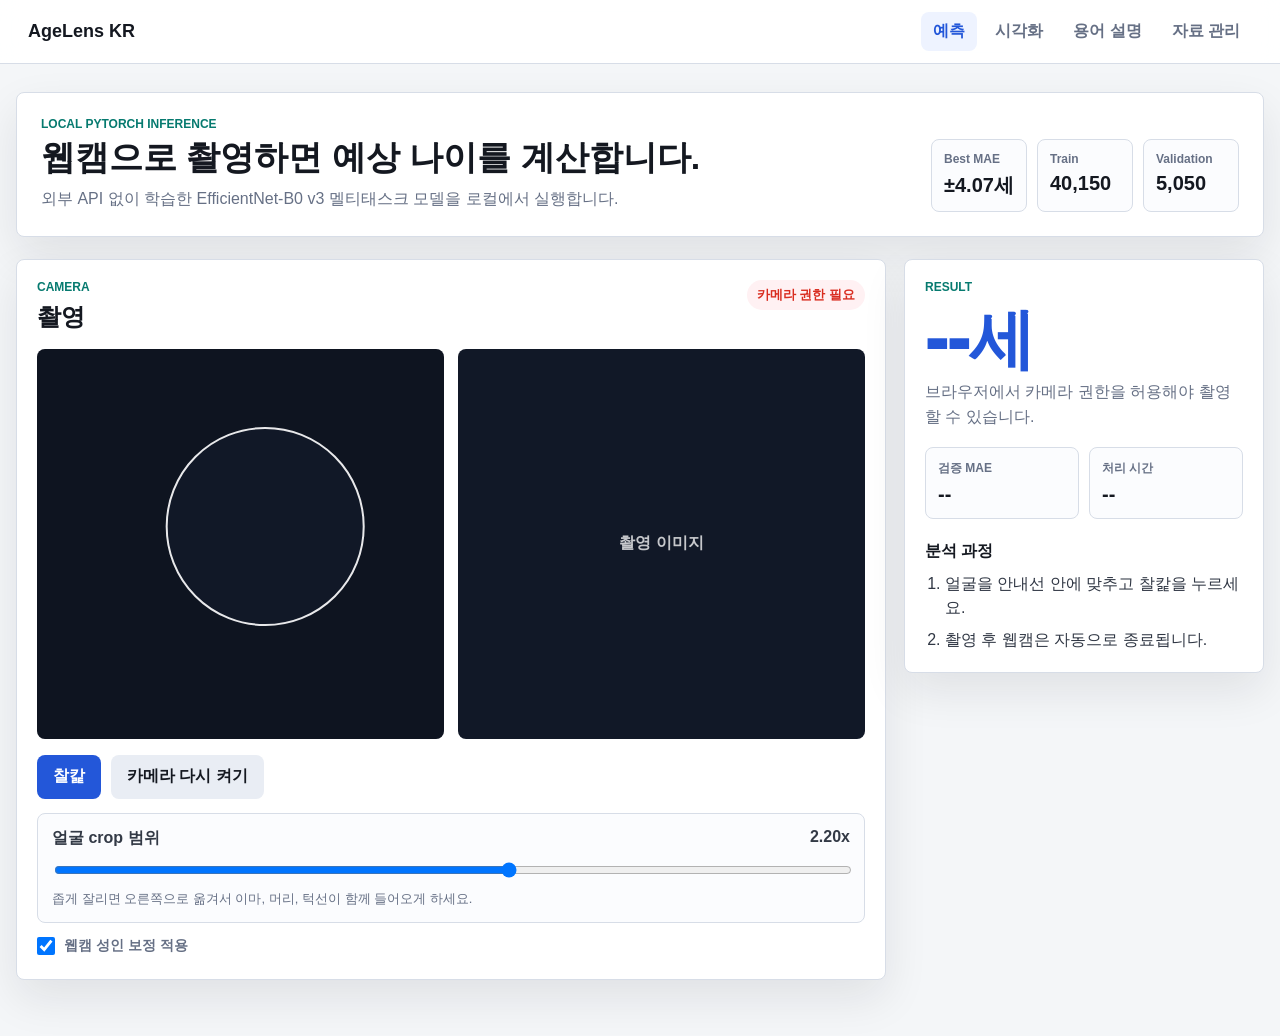
<file: index.html>
<!doctype html>
<html lang="ko">
  <head>
    <meta charset="UTF-8" />
    <meta name="viewport" content="width=device-width, initial-scale=1.0" />
    <title>&#54620;&#44397;&#51064; &#50620;&#44404; &#45208;&#51060; &#50696;&#52769;</title>
    <link rel="stylesheet" href="style.css" />
  </head>
  <body>
    <header class="topbar">
      <a class="brand" href="/">AgeLens KR</a>
      <nav>
        <a href="/" aria-current="page">&#50696;&#52769;</a>
        <a href="/visualizations.html">&#49884;&#44033;&#54868;</a>
        <a href="/terms.html">&#50857;&#50612; &#49444;&#47749;</a>
        <a href="/files.html">&#51088;&#47308; &#44288;&#47532;</a>
      </nav>
    </header>

    <main class="page">
      <section class="hero">
        <div>
          <p class="eyebrow">Local PyTorch Inference</p>
          <h1>&#50937;&#52896;&#51004;&#47196; &#52524;&#50689;&#54616;&#47732; &#50696;&#49345; &#45208;&#51060;&#47484; &#44228;&#49328;&#54633;&#45768;&#45796;.</h1>
          <p class="lead">&#50808;&#48512; API &#50630;&#51060; &#54617;&#49845;&#54620; EfficientNet-B0 v3 &#47708;&#54000;&#53468;&#49828;&#53356; &#47784;&#45944;&#51012; &#47196;&#52972;&#50640;&#49436; &#49892;&#54665;&#54633;&#45768;&#45796;.</p>
        </div>
        <div class="hero-stats">
          <div><span>Best MAE</span><strong>&#177;4.07&#49464;</strong></div>
          <div><span>Train</span><strong>40,150</strong></div>
          <div><span>Validation</span><strong>5,050</strong></div>
        </div>
      </section>

      <section class="workspace">
        <article class="camera-card">
          <div class="card-head">
            <div>
              <p class="eyebrow">Camera</p>
              <h2>&#52524;&#50689;</h2>
            </div>
            <span id="cameraStatus" class="status">&#52852;&#47700;&#46972; &#51456;&#48708; &#51473;</span>
          </div>

          <div class="camera-layout">
            <div class="video-box">
              <video id="video" autoplay playsinline muted></video>
              <div id="faceGuide" class="face-guide"></div>
            </div>
            <div class="shot-box">
              <canvas id="canvas" width="720" height="540"></canvas>
              <div id="placeholder" class="placeholder">&#52524;&#50689; &#51060;&#48120;&#51648;</div>
            </div>
          </div>

          <div class="button-row">
            <button id="captureBtn" class="primary-btn" type="button">&#52272;&#52865;</button>
            <button id="retryBtn" class="secondary-btn" type="button">&#52852;&#47700;&#46972; &#45796;&#49884; &#53020;&#44592;</button>
          </div>

          <div class="capture-controls">
            <label class="range-control">
              <span>&#50620;&#44404; crop &#48276;&#50948; <strong id="cropScaleValue">2.20x</strong></span>
              <input id="cropScale" type="range" min="1.40" max="2.80" step="0.05" value="2.20" />
            </label>
            <p class="control-note">&#51329;&#44172; &#51096;&#47532;&#47732; &#50724;&#47480;&#51901;&#51004;&#47196; &#50734;&#44200;&#49436; &#51060;&#47560;, &#47672;&#47532;, &#53553;&#49440;&#51060; &#54632;&#44760; &#46308;&#50612;&#50724;&#44172; &#54616;&#49464;&#50836;.</p>
          </div>

          <label class="inline-check">
            <input id="webcamCorrection" type="checkbox" checked />
            <span>&#50937;&#52896; &#49457;&#51064; &#48372;&#51221; &#51201;&#50857;</span>
          </label>
        </article>

        <aside class="result-card">
          <p class="eyebrow">Result</p>
          <div id="resultAge" class="age-value">--&#49464;</div>
          <p id="resultRange" class="muted">&#52524;&#50689;&#54616;&#47732; &#50696;&#52769; &#44208;&#44284;&#44032; &#54364;&#49884;&#46121;&#45768;&#45796;.</p>
          <div class="metrics">
            <div><span>&#44160;&#51613; MAE</span><strong id="modelMae">--</strong></div>
            <div><span>&#52376;&#47532; &#49884;&#44036;</span><strong id="elapsed">--</strong></div>
          </div>
          <h3>&#48516;&#49437; &#44284;&#51221;</h3>
          <ol id="analysisList" class="analysis-list">
            <li>&#50620;&#44404;&#51012; &#50504;&#45236;&#49440; &#50504;&#50640; &#47582;&#52628;&#44256; &#52272;&#52865;&#51012; &#45572;&#47476;&#49464;&#50836;.</li>
            <li>&#52524;&#50689; &#54980; &#50937;&#52896;&#51008; &#51088;&#46041;&#51004;&#47196; &#51333;&#47308;&#46121;&#45768;&#45796;.</li>
          </ol>
        </aside>
      </section>
    </main>

    <script src="app.js"></script>
  </body>
</html>
</file>
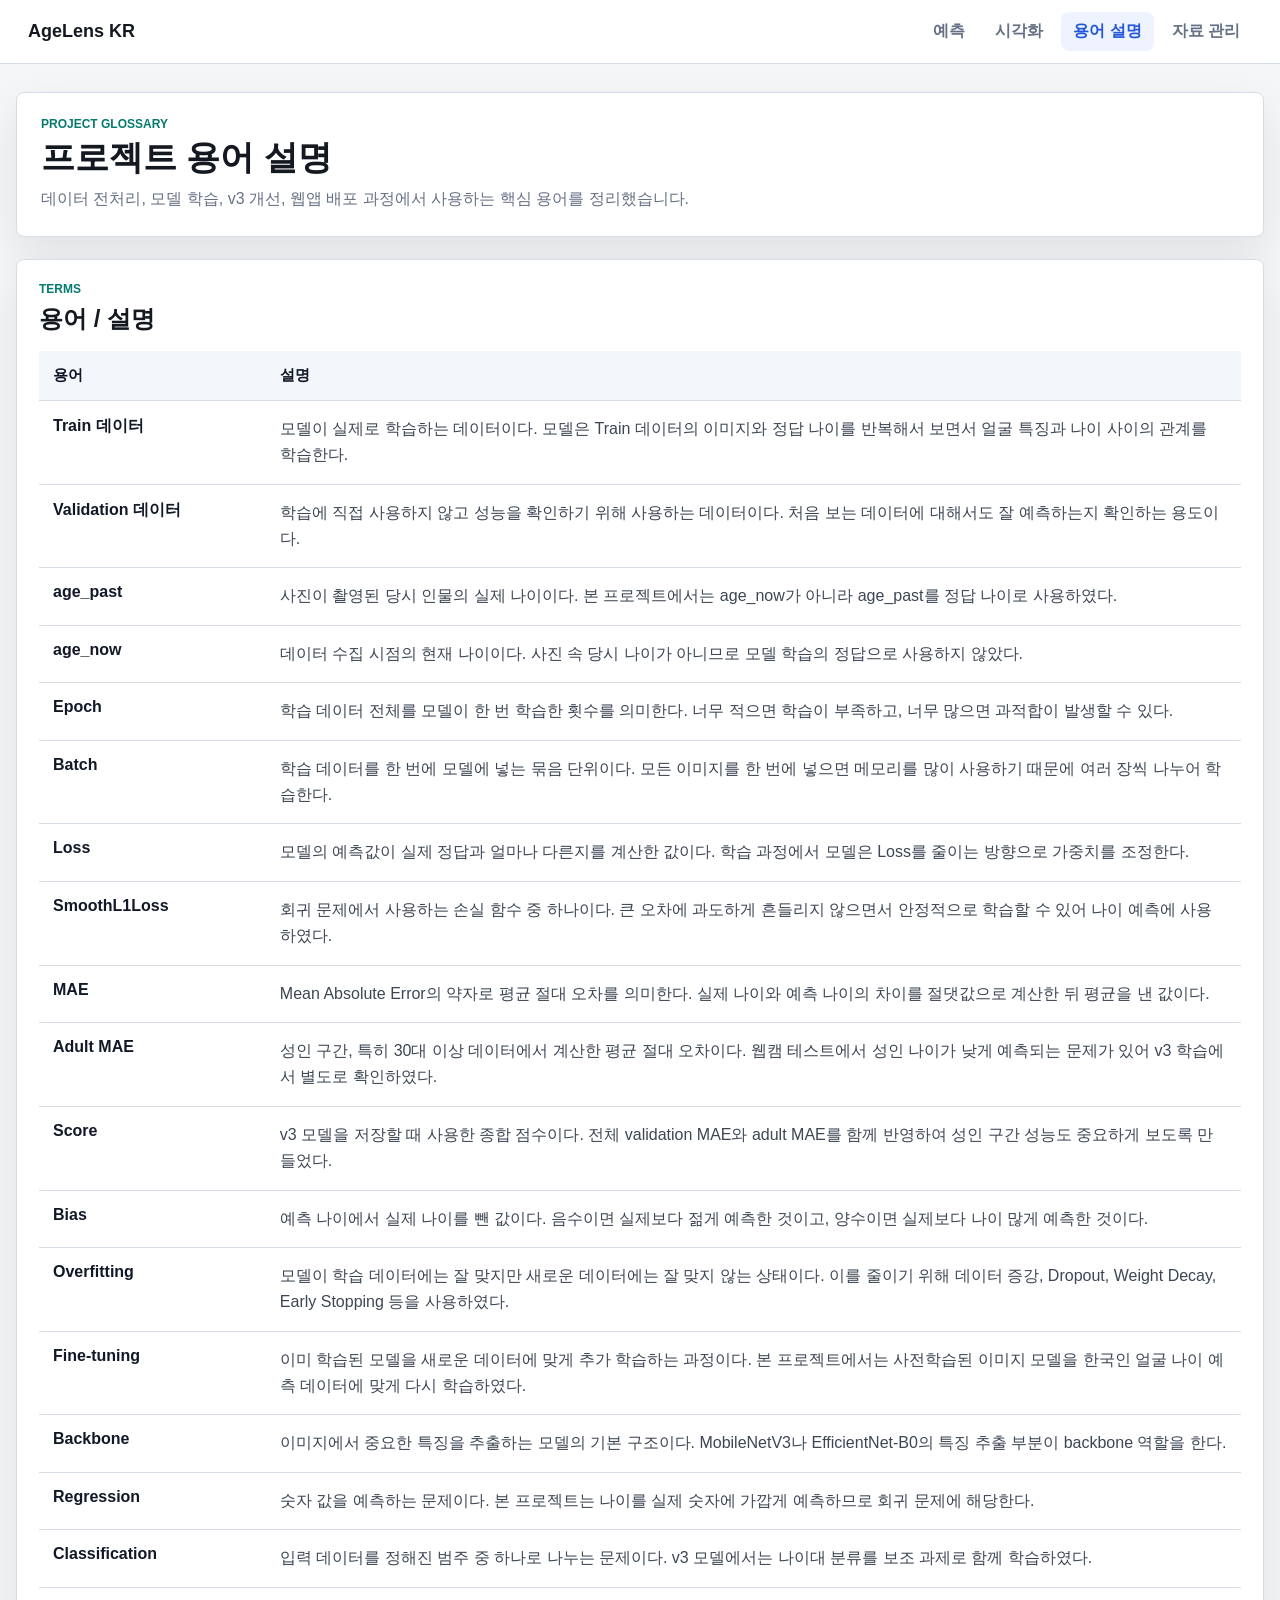
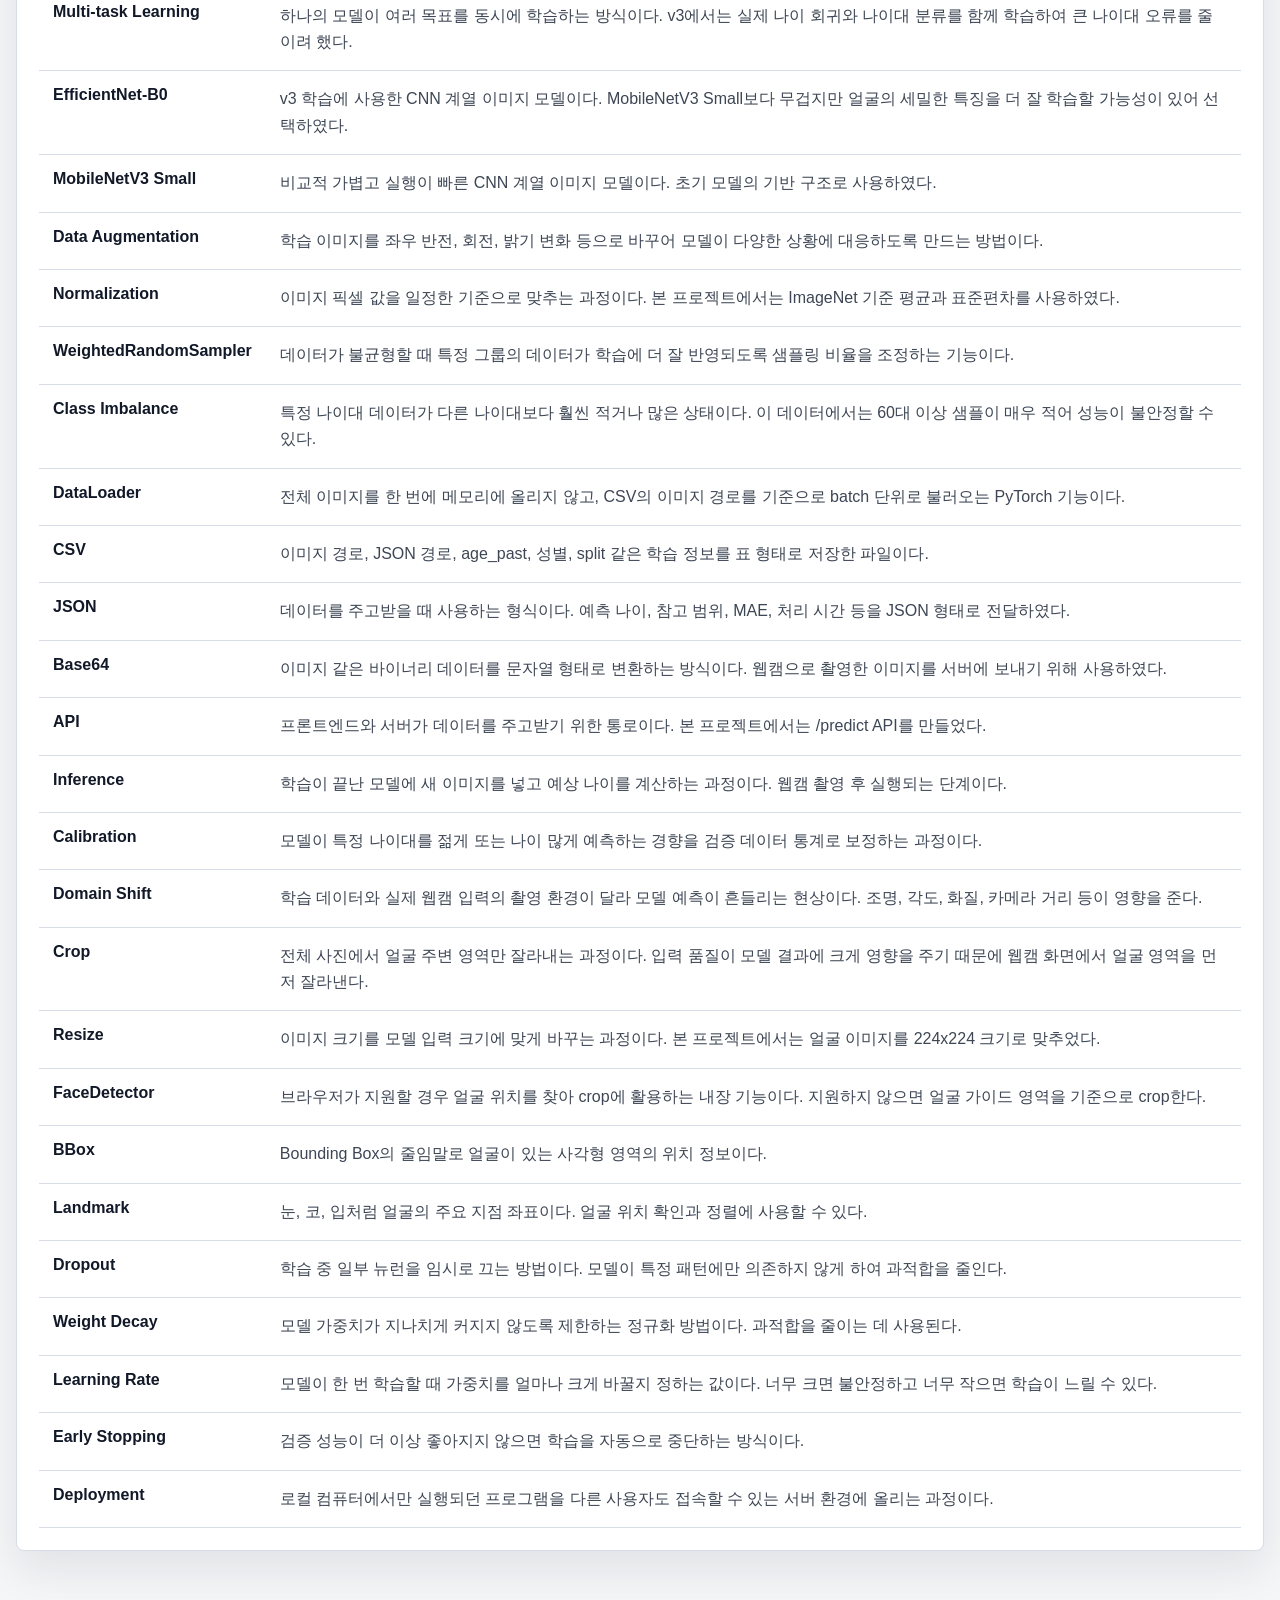
<file: terms.html>
<!doctype html>
<html lang="ko">
  <head>
    <meta charset="UTF-8" />
    <meta name="viewport" content="width=device-width, initial-scale=1.0" />
    <title>용어 설명 | AgeLens KR</title>
    <link rel="stylesheet" href="style.css" />
  </head>
  <body>
    <header class="topbar">
      <a class="brand" href="/">AgeLens KR</a>
      <nav>
        <a href="/">예측</a>
        <a href="/visualizations.html">시각화</a>
        <a href="/terms.html" aria-current="page">용어 설명</a>
        <a href="/files.html">자료 관리</a>
      </nav>
    </header>

    <main class="page">
      <section class="hero compact">
        <div>
          <p class="eyebrow">Project Glossary</p>
          <h1>프로젝트 용어 설명</h1>
          <p class="lead">데이터 전처리, 모델 학습, v3 개선, 웹앱 배포 과정에서 사용하는 핵심 용어를 정리했습니다.</p>
        </div>
      </section>

      <section class="terms-panel">
        <div class="card-head">
          <div>
            <p class="eyebrow">Terms</p>
            <h2>용어 / 설명</h2>
          </div>
        </div>

        <div class="term-table-wrap">
          <table class="term-table">
            <thead>
              <tr>
                <th>용어</th>
                <th>설명</th>
              </tr>
            </thead>
            <tbody>
              <tr><td>Train 데이터</td><td>모델이 실제로 학습하는 데이터이다. 모델은 Train 데이터의 이미지와 정답 나이를 반복해서 보면서 얼굴 특징과 나이 사이의 관계를 학습한다.</td></tr>
              <tr><td>Validation 데이터</td><td>학습에 직접 사용하지 않고 성능을 확인하기 위해 사용하는 데이터이다. 처음 보는 데이터에 대해서도 잘 예측하는지 확인하는 용도이다.</td></tr>
              <tr><td>age_past</td><td>사진이 촬영된 당시 인물의 실제 나이이다. 본 프로젝트에서는 age_now가 아니라 age_past를 정답 나이로 사용하였다.</td></tr>
              <tr><td>age_now</td><td>데이터 수집 시점의 현재 나이이다. 사진 속 당시 나이가 아니므로 모델 학습의 정답으로 사용하지 않았다.</td></tr>
              <tr><td>Epoch</td><td>학습 데이터 전체를 모델이 한 번 학습한 횟수를 의미한다. 너무 적으면 학습이 부족하고, 너무 많으면 과적합이 발생할 수 있다.</td></tr>
              <tr><td>Batch</td><td>학습 데이터를 한 번에 모델에 넣는 묶음 단위이다. 모든 이미지를 한 번에 넣으면 메모리를 많이 사용하기 때문에 여러 장씩 나누어 학습한다.</td></tr>
              <tr><td>Loss</td><td>모델의 예측값이 실제 정답과 얼마나 다른지를 계산한 값이다. 학습 과정에서 모델은 Loss를 줄이는 방향으로 가중치를 조정한다.</td></tr>
              <tr><td>SmoothL1Loss</td><td>회귀 문제에서 사용하는 손실 함수 중 하나이다. 큰 오차에 과도하게 흔들리지 않으면서 안정적으로 학습할 수 있어 나이 예측에 사용하였다.</td></tr>
              <tr><td>MAE</td><td>Mean Absolute Error의 약자로 평균 절대 오차를 의미한다. 실제 나이와 예측 나이의 차이를 절댓값으로 계산한 뒤 평균을 낸 값이다.</td></tr>
              <tr><td>Adult MAE</td><td>성인 구간, 특히 30대 이상 데이터에서 계산한 평균 절대 오차이다. 웹캠 테스트에서 성인 나이가 낮게 예측되는 문제가 있어 v3 학습에서 별도로 확인하였다.</td></tr>
              <tr><td>Score</td><td>v3 모델을 저장할 때 사용한 종합 점수이다. 전체 validation MAE와 adult MAE를 함께 반영하여 성인 구간 성능도 중요하게 보도록 만들었다.</td></tr>
              <tr><td>Bias</td><td>예측 나이에서 실제 나이를 뺀 값이다. 음수이면 실제보다 젊게 예측한 것이고, 양수이면 실제보다 나이 많게 예측한 것이다.</td></tr>
              <tr><td>Overfitting</td><td>모델이 학습 데이터에는 잘 맞지만 새로운 데이터에는 잘 맞지 않는 상태이다. 이를 줄이기 위해 데이터 증강, Dropout, Weight Decay, Early Stopping 등을 사용하였다.</td></tr>
              <tr><td>Fine-tuning</td><td>이미 학습된 모델을 새로운 데이터에 맞게 추가 학습하는 과정이다. 본 프로젝트에서는 사전학습된 이미지 모델을 한국인 얼굴 나이 예측 데이터에 맞게 다시 학습하였다.</td></tr>
              <tr><td>Backbone</td><td>이미지에서 중요한 특징을 추출하는 모델의 기본 구조이다. MobileNetV3나 EfficientNet-B0의 특징 추출 부분이 backbone 역할을 한다.</td></tr>
              <tr><td>Regression</td><td>숫자 값을 예측하는 문제이다. 본 프로젝트는 나이를 실제 숫자에 가깝게 예측하므로 회귀 문제에 해당한다.</td></tr>
              <tr><td>Classification</td><td>입력 데이터를 정해진 범주 중 하나로 나누는 문제이다. v3 모델에서는 나이대 분류를 보조 과제로 함께 학습하였다.</td></tr>
              <tr><td>Multi-task Learning</td><td>하나의 모델이 여러 목표를 동시에 학습하는 방식이다. v3에서는 실제 나이 회귀와 나이대 분류를 함께 학습하여 큰 나이대 오류를 줄이려 했다.</td></tr>
              <tr><td>EfficientNet-B0</td><td>v3 학습에 사용한 CNN 계열 이미지 모델이다. MobileNetV3 Small보다 무겁지만 얼굴의 세밀한 특징을 더 잘 학습할 가능성이 있어 선택하였다.</td></tr>
              <tr><td>MobileNetV3 Small</td><td>비교적 가볍고 실행이 빠른 CNN 계열 이미지 모델이다. 초기 모델의 기반 구조로 사용하였다.</td></tr>
              <tr><td>Data Augmentation</td><td>학습 이미지를 좌우 반전, 회전, 밝기 변화 등으로 바꾸어 모델이 다양한 상황에 대응하도록 만드는 방법이다.</td></tr>
              <tr><td>Normalization</td><td>이미지 픽셀 값을 일정한 기준으로 맞추는 과정이다. 본 프로젝트에서는 ImageNet 기준 평균과 표준편차를 사용하였다.</td></tr>
              <tr><td>WeightedRandomSampler</td><td>데이터가 불균형할 때 특정 그룹의 데이터가 학습에 더 잘 반영되도록 샘플링 비율을 조정하는 기능이다.</td></tr>
              <tr><td>Class Imbalance</td><td>특정 나이대 데이터가 다른 나이대보다 훨씬 적거나 많은 상태이다. 이 데이터에서는 60대 이상 샘플이 매우 적어 성능이 불안정할 수 있다.</td></tr>
              <tr><td>DataLoader</td><td>전체 이미지를 한 번에 메모리에 올리지 않고, CSV의 이미지 경로를 기준으로 batch 단위로 불러오는 PyTorch 기능이다.</td></tr>
              <tr><td>CSV</td><td>이미지 경로, JSON 경로, age_past, 성별, split 같은 학습 정보를 표 형태로 저장한 파일이다.</td></tr>
              <tr><td>JSON</td><td>데이터를 주고받을 때 사용하는 형식이다. 예측 나이, 참고 범위, MAE, 처리 시간 등을 JSON 형태로 전달하였다.</td></tr>
              <tr><td>Base64</td><td>이미지 같은 바이너리 데이터를 문자열 형태로 변환하는 방식이다. 웹캠으로 촬영한 이미지를 서버에 보내기 위해 사용하였다.</td></tr>
              <tr><td>API</td><td>프론트엔드와 서버가 데이터를 주고받기 위한 통로이다. 본 프로젝트에서는 /predict API를 만들었다.</td></tr>
              <tr><td>Inference</td><td>학습이 끝난 모델에 새 이미지를 넣고 예상 나이를 계산하는 과정이다. 웹캠 촬영 후 실행되는 단계이다.</td></tr>
              <tr><td>Calibration</td><td>모델이 특정 나이대를 젊게 또는 나이 많게 예측하는 경향을 검증 데이터 통계로 보정하는 과정이다.</td></tr>
              <tr><td>Domain Shift</td><td>학습 데이터와 실제 웹캠 입력의 촬영 환경이 달라 모델 예측이 흔들리는 현상이다. 조명, 각도, 화질, 카메라 거리 등이 영향을 준다.</td></tr>
              <tr><td>Crop</td><td>전체 사진에서 얼굴 주변 영역만 잘라내는 과정이다. 입력 품질이 모델 결과에 크게 영향을 주기 때문에 웹캠 화면에서 얼굴 영역을 먼저 잘라낸다.</td></tr>
              <tr><td>Resize</td><td>이미지 크기를 모델 입력 크기에 맞게 바꾸는 과정이다. 본 프로젝트에서는 얼굴 이미지를 224x224 크기로 맞추었다.</td></tr>
              <tr><td>FaceDetector</td><td>브라우저가 지원할 경우 얼굴 위치를 찾아 crop에 활용하는 내장 기능이다. 지원하지 않으면 얼굴 가이드 영역을 기준으로 crop한다.</td></tr>
              <tr><td>BBox</td><td>Bounding Box의 줄임말로 얼굴이 있는 사각형 영역의 위치 정보이다.</td></tr>
              <tr><td>Landmark</td><td>눈, 코, 입처럼 얼굴의 주요 지점 좌표이다. 얼굴 위치 확인과 정렬에 사용할 수 있다.</td></tr>
              <tr><td>Dropout</td><td>학습 중 일부 뉴런을 임시로 끄는 방법이다. 모델이 특정 패턴에만 의존하지 않게 하여 과적합을 줄인다.</td></tr>
              <tr><td>Weight Decay</td><td>모델 가중치가 지나치게 커지지 않도록 제한하는 정규화 방법이다. 과적합을 줄이는 데 사용된다.</td></tr>
              <tr><td>Learning Rate</td><td>모델이 한 번 학습할 때 가중치를 얼마나 크게 바꿀지 정하는 값이다. 너무 크면 불안정하고 너무 작으면 학습이 느릴 수 있다.</td></tr>
              <tr><td>Early Stopping</td><td>검증 성능이 더 이상 좋아지지 않으면 학습을 자동으로 중단하는 방식이다.</td></tr>
              <tr><td>Deployment</td><td>로컬 컴퓨터에서만 실행되던 프로그램을 다른 사용자도 접속할 수 있는 서버 환경에 올리는 과정이다.</td></tr>
            </tbody>
          </table>
        </div>
      </section>
    </main>
  </body>
</html>
</file>
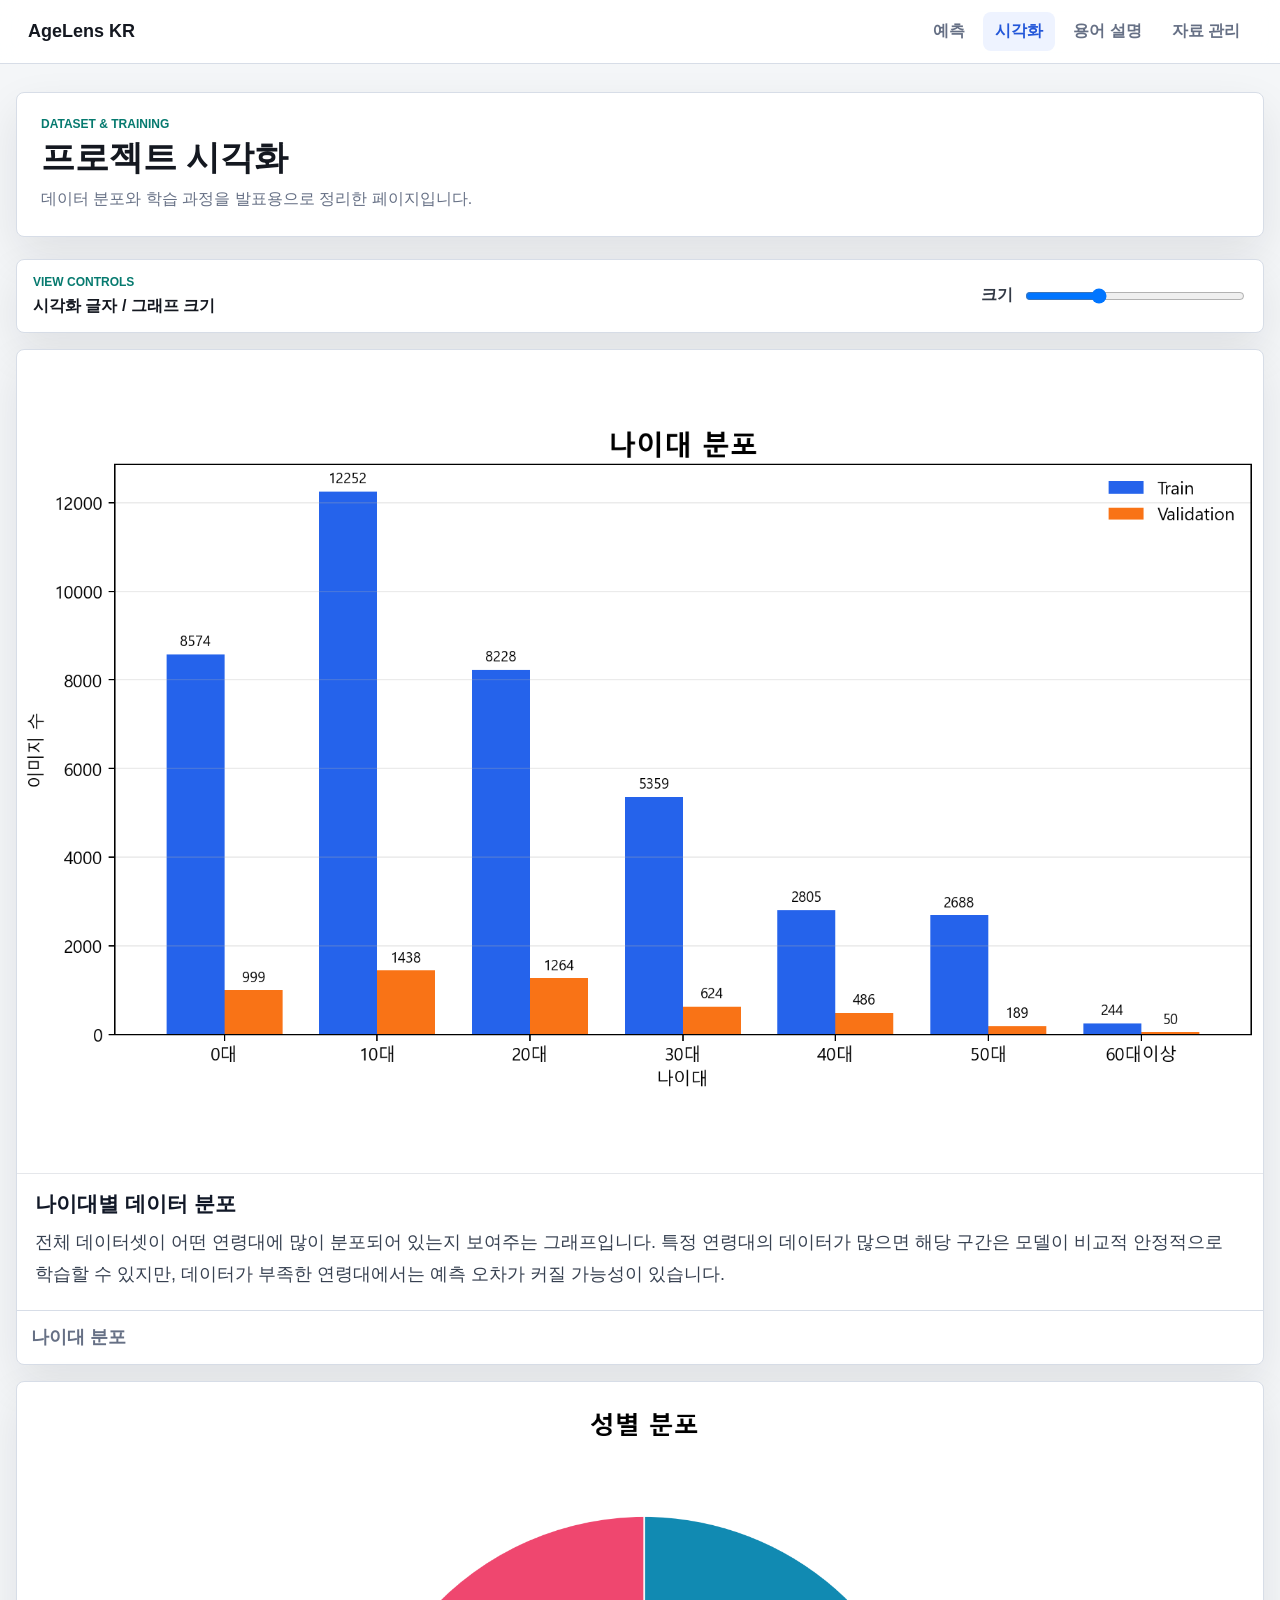
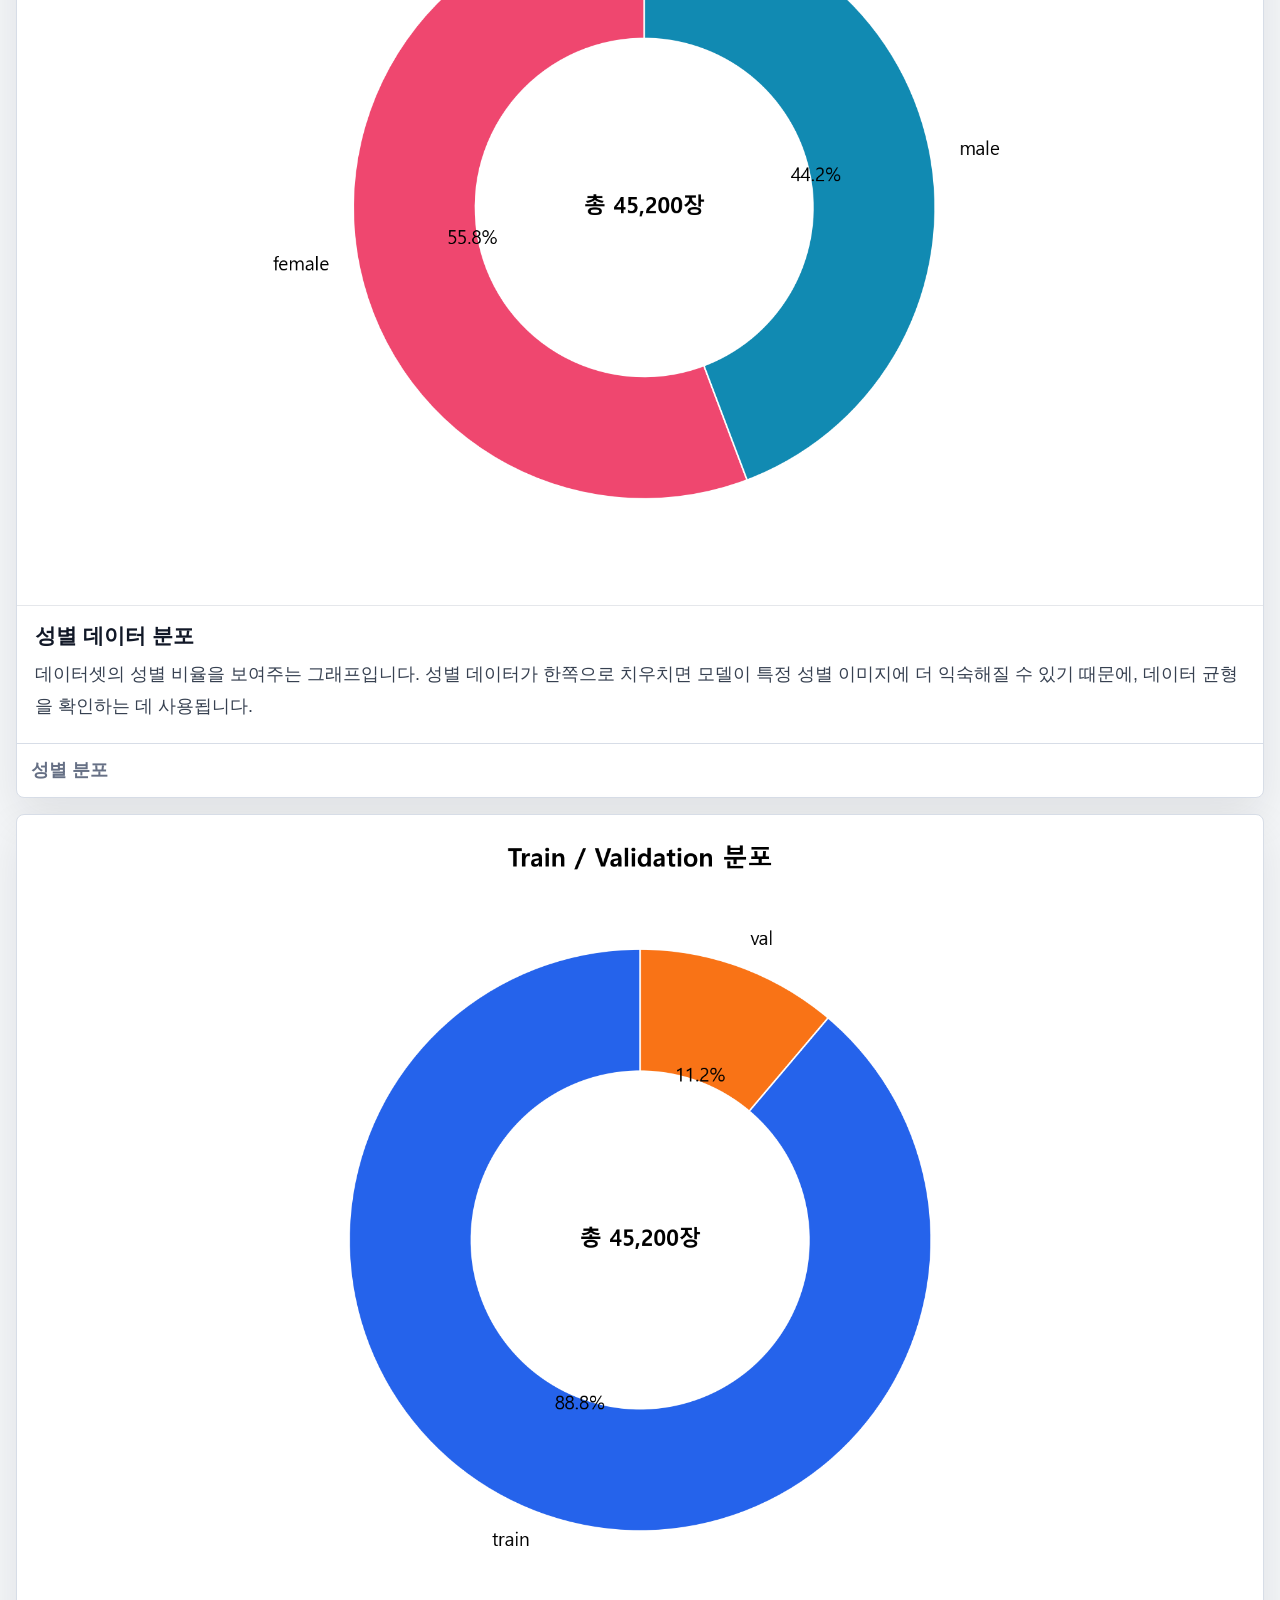
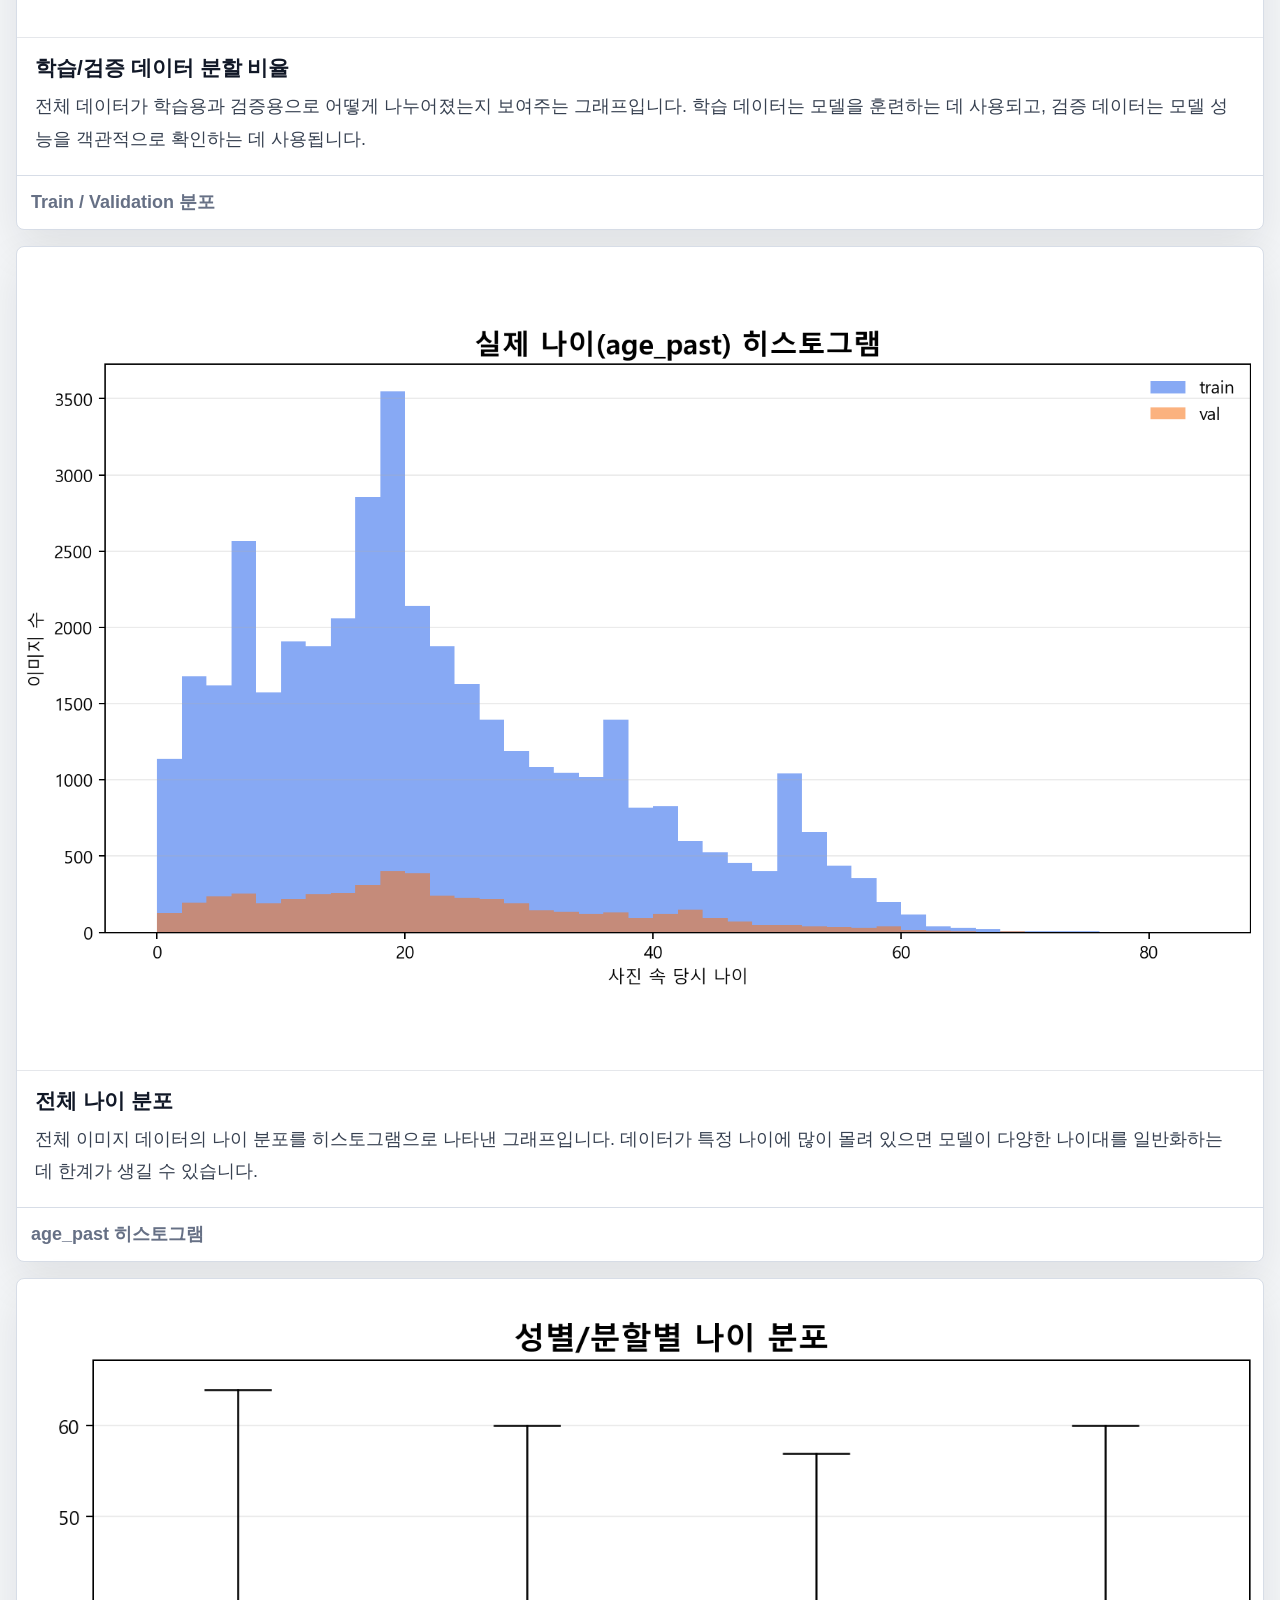
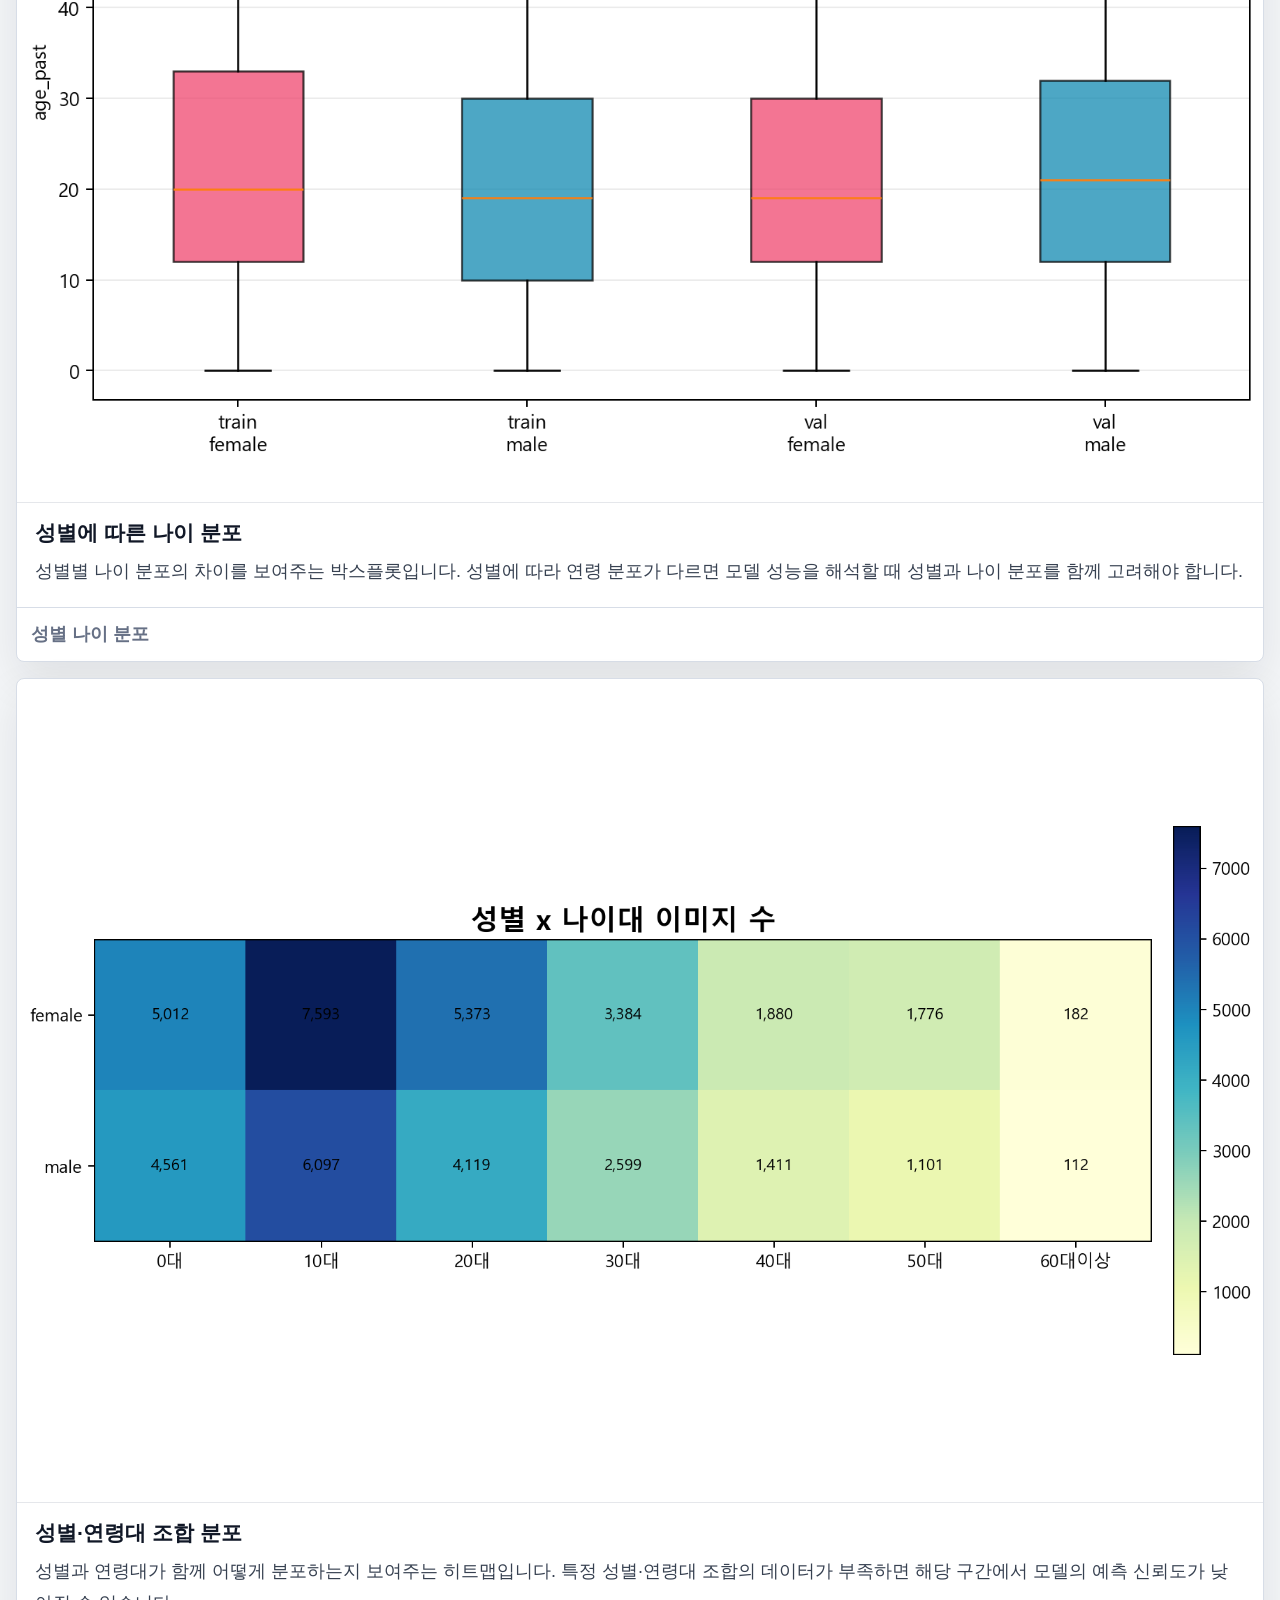
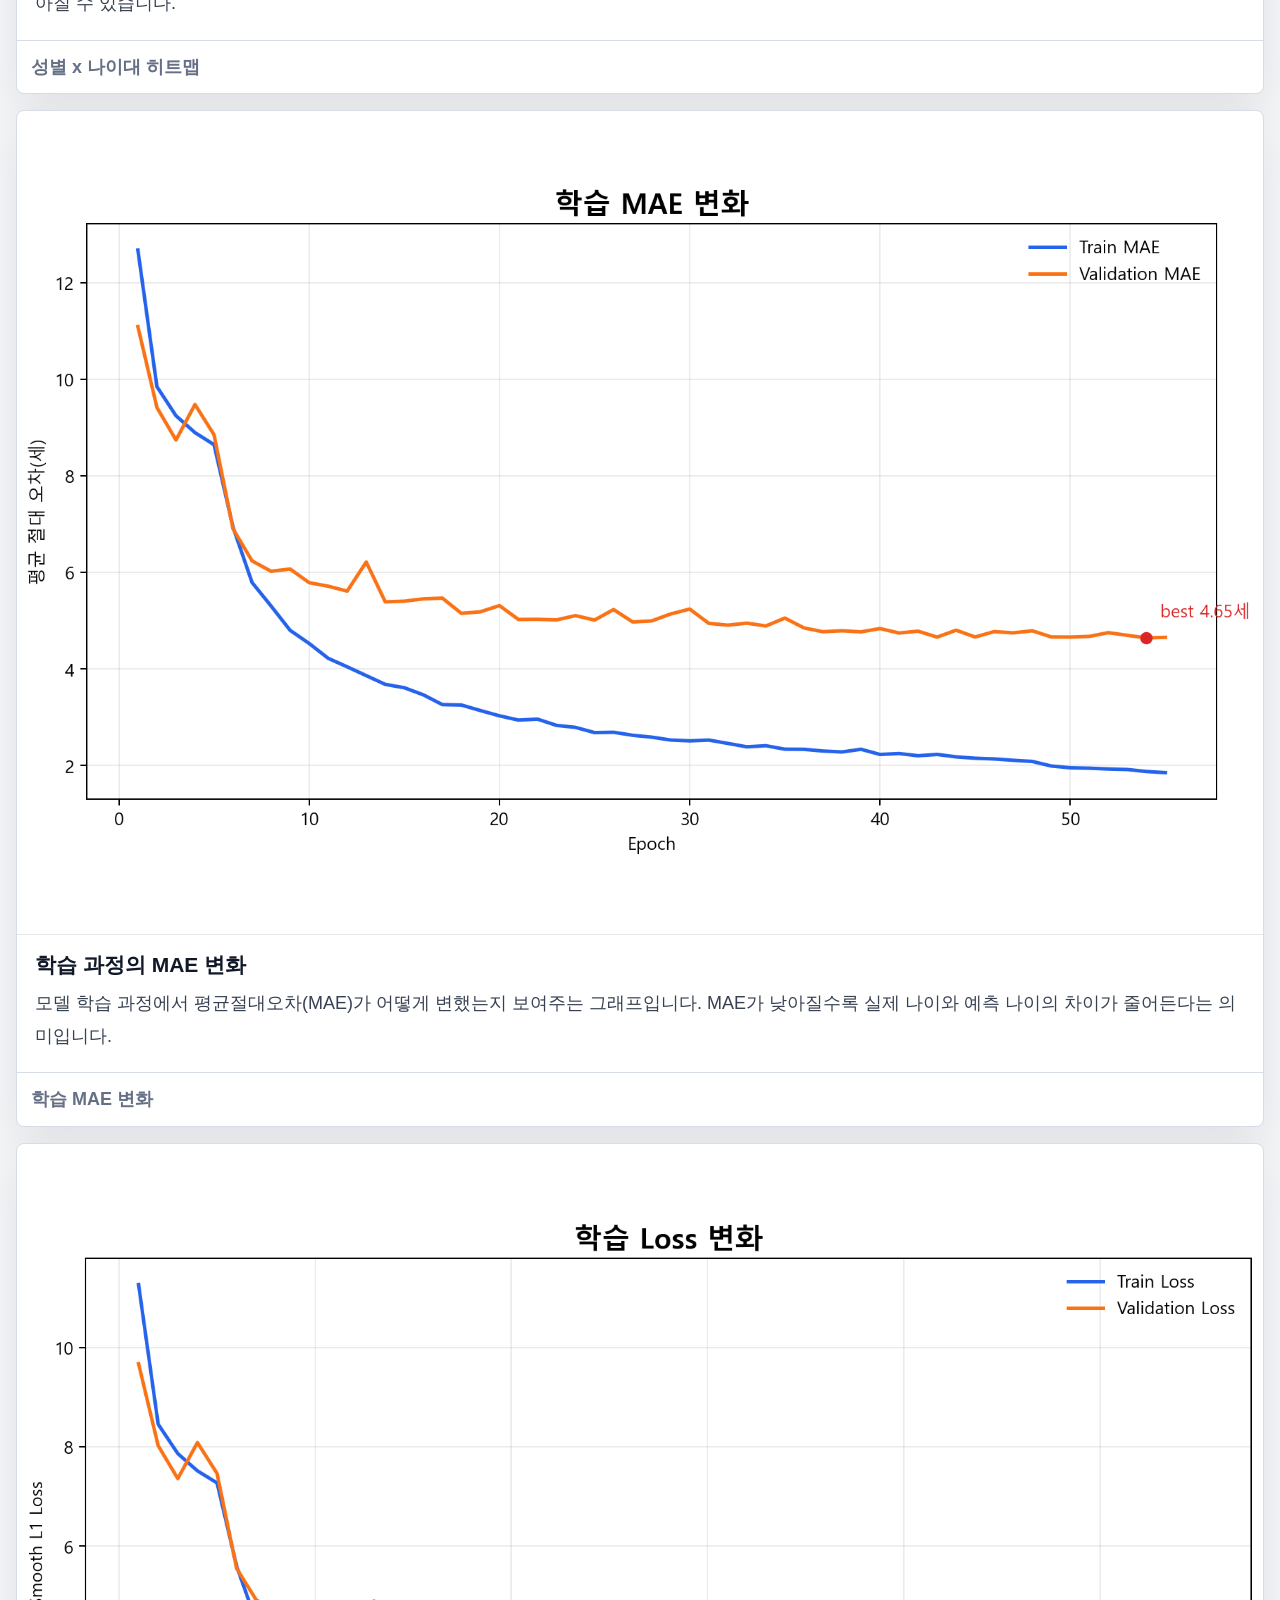
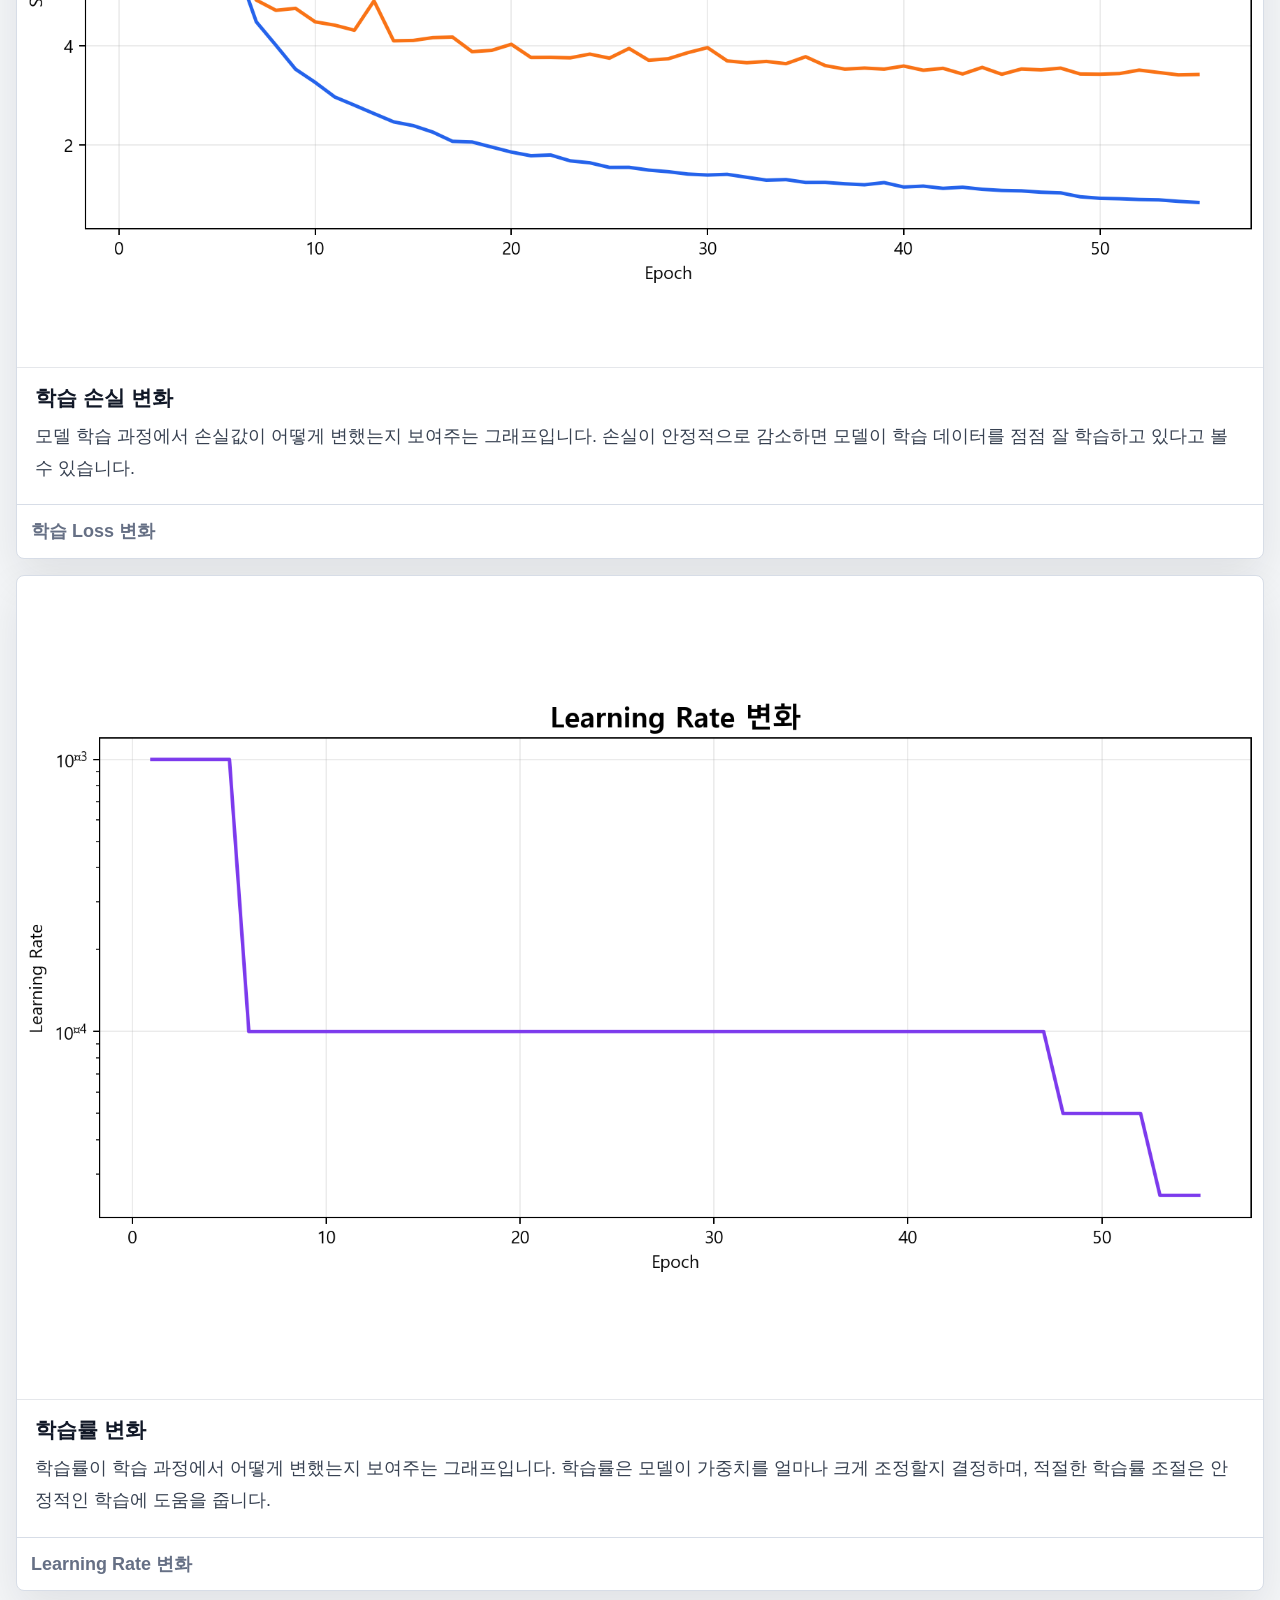
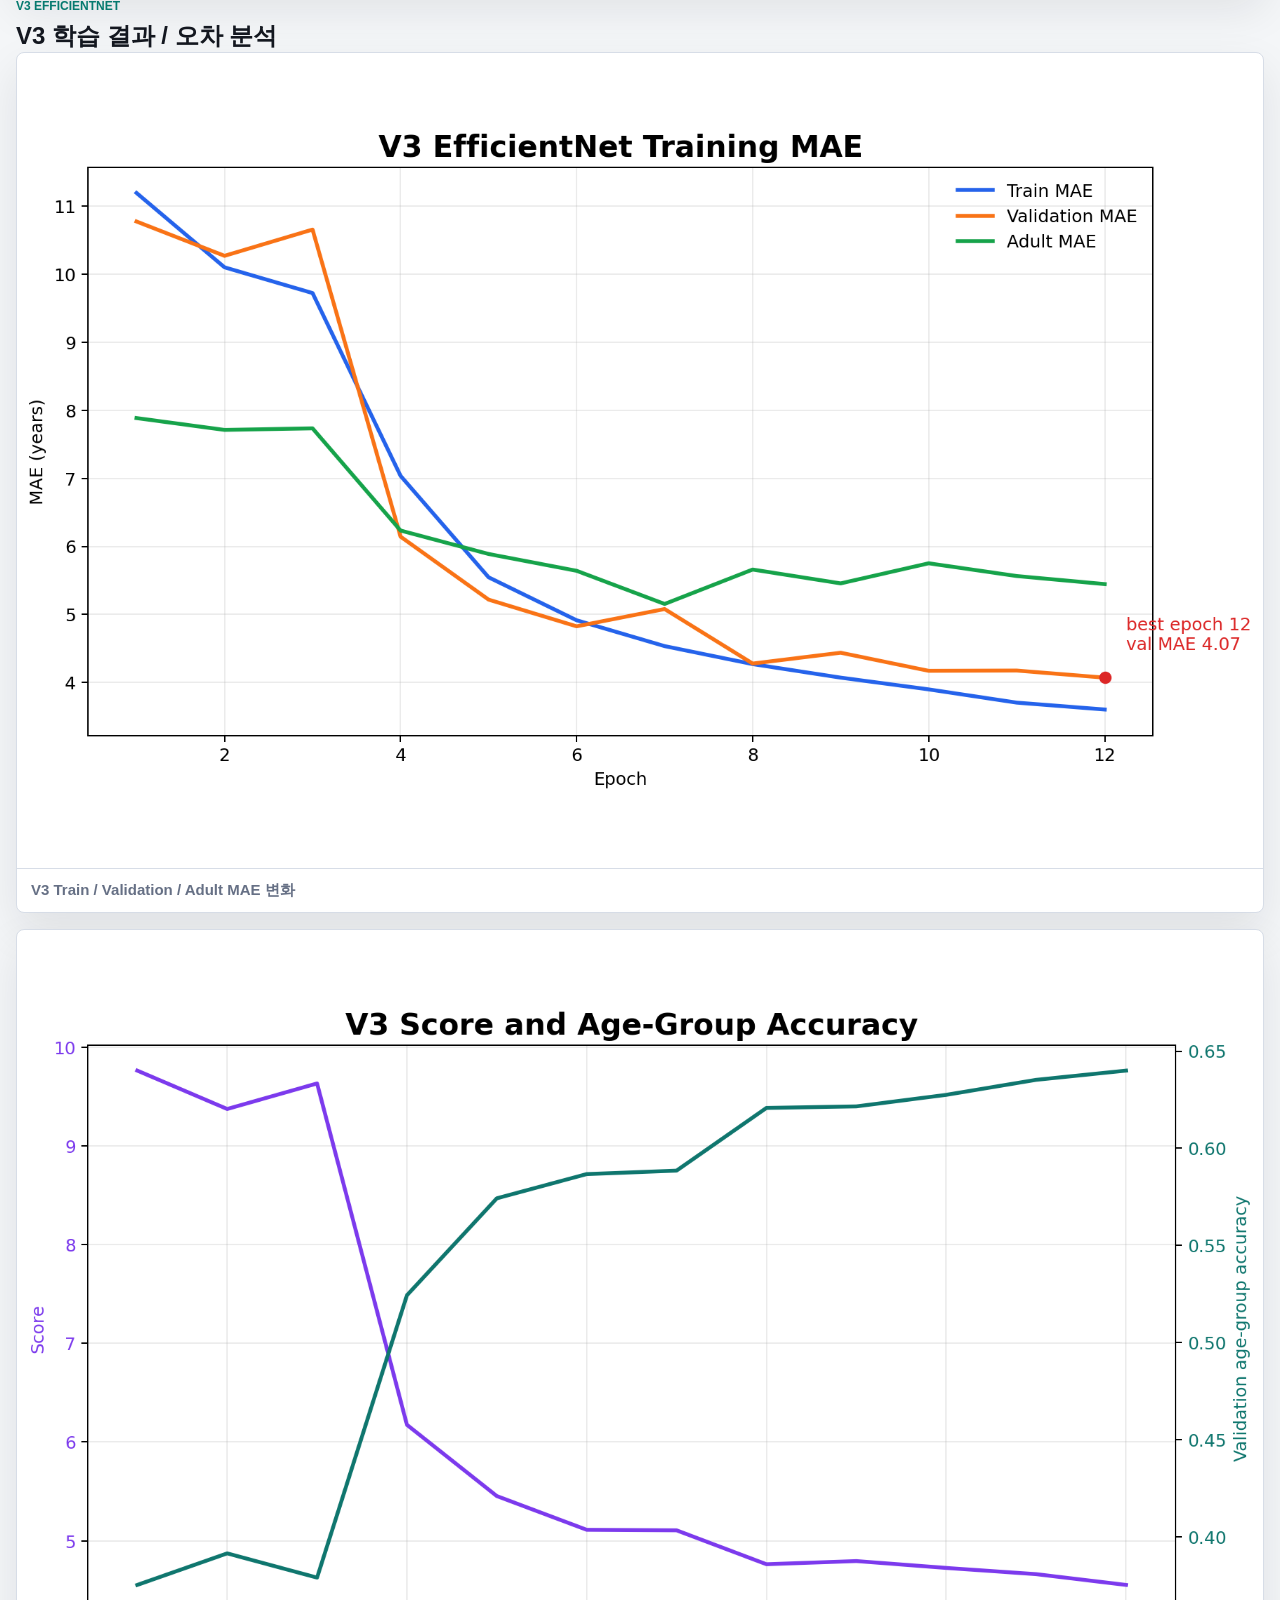
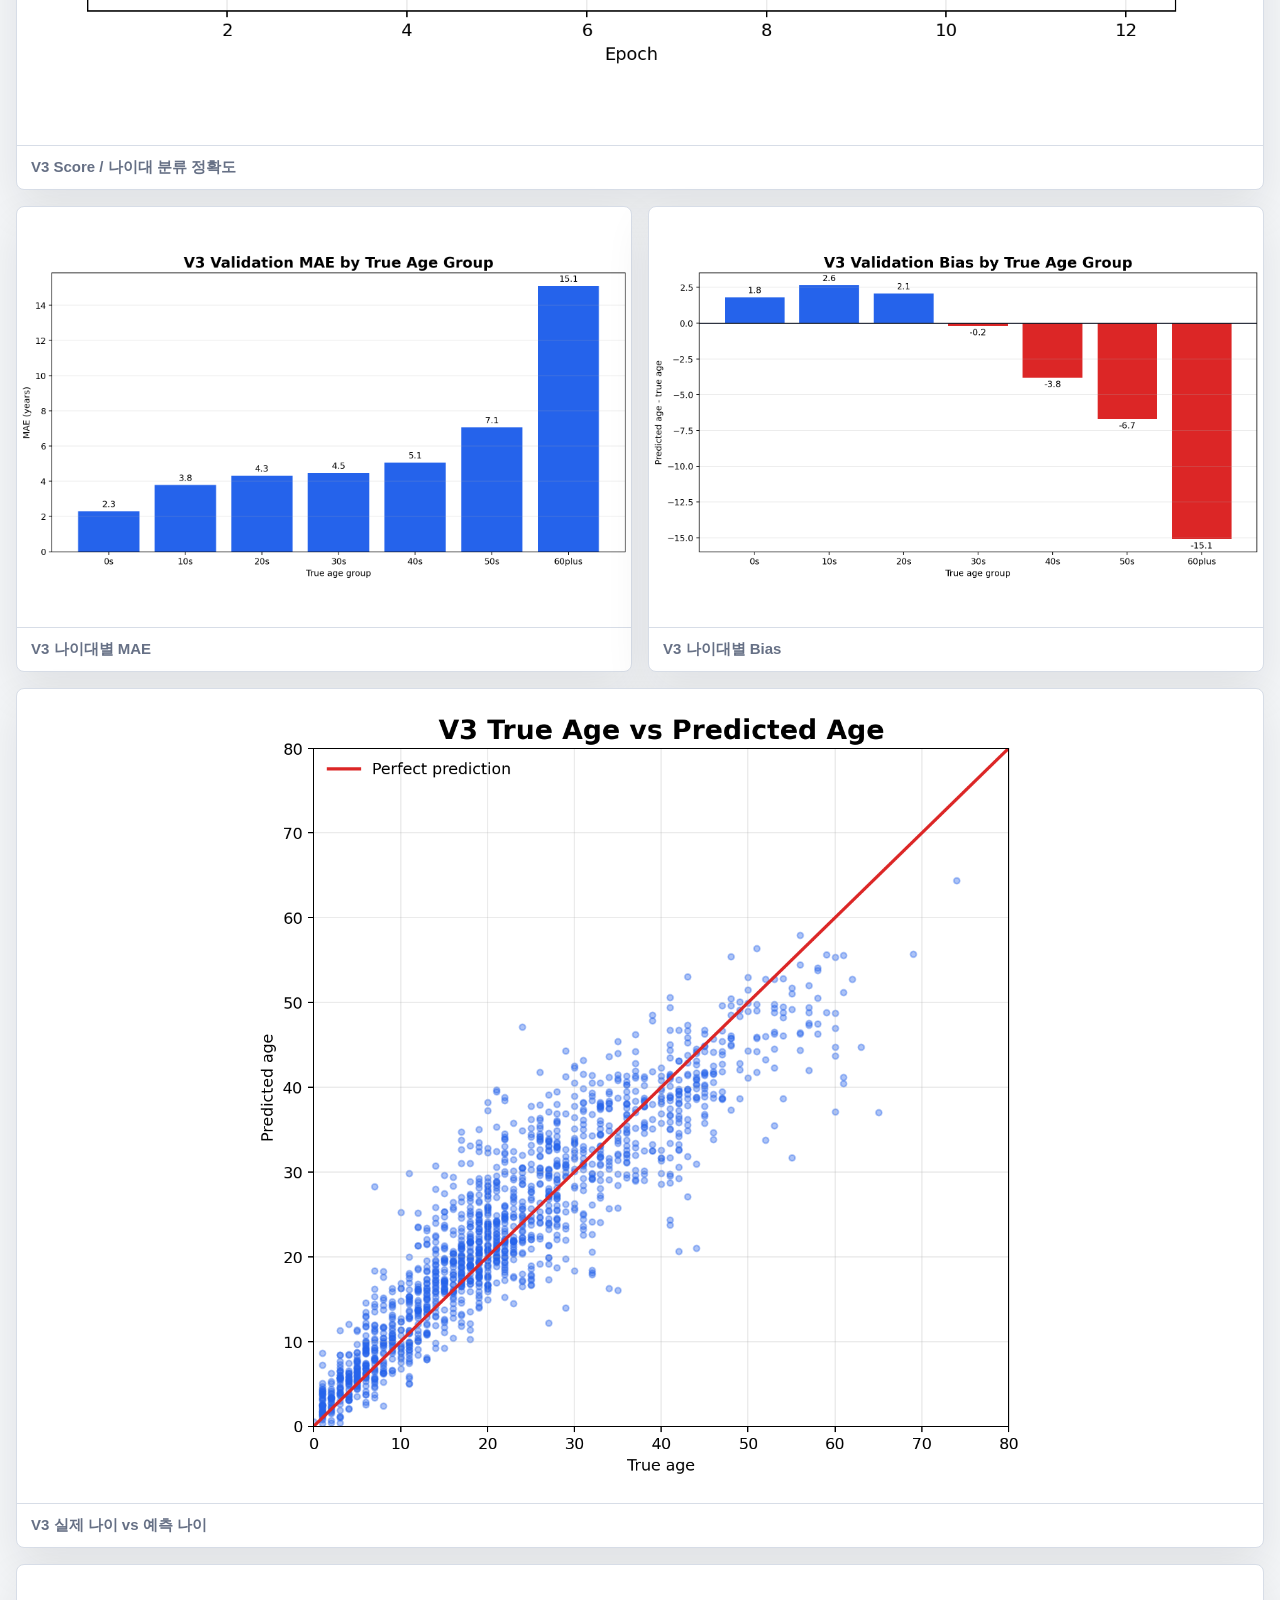
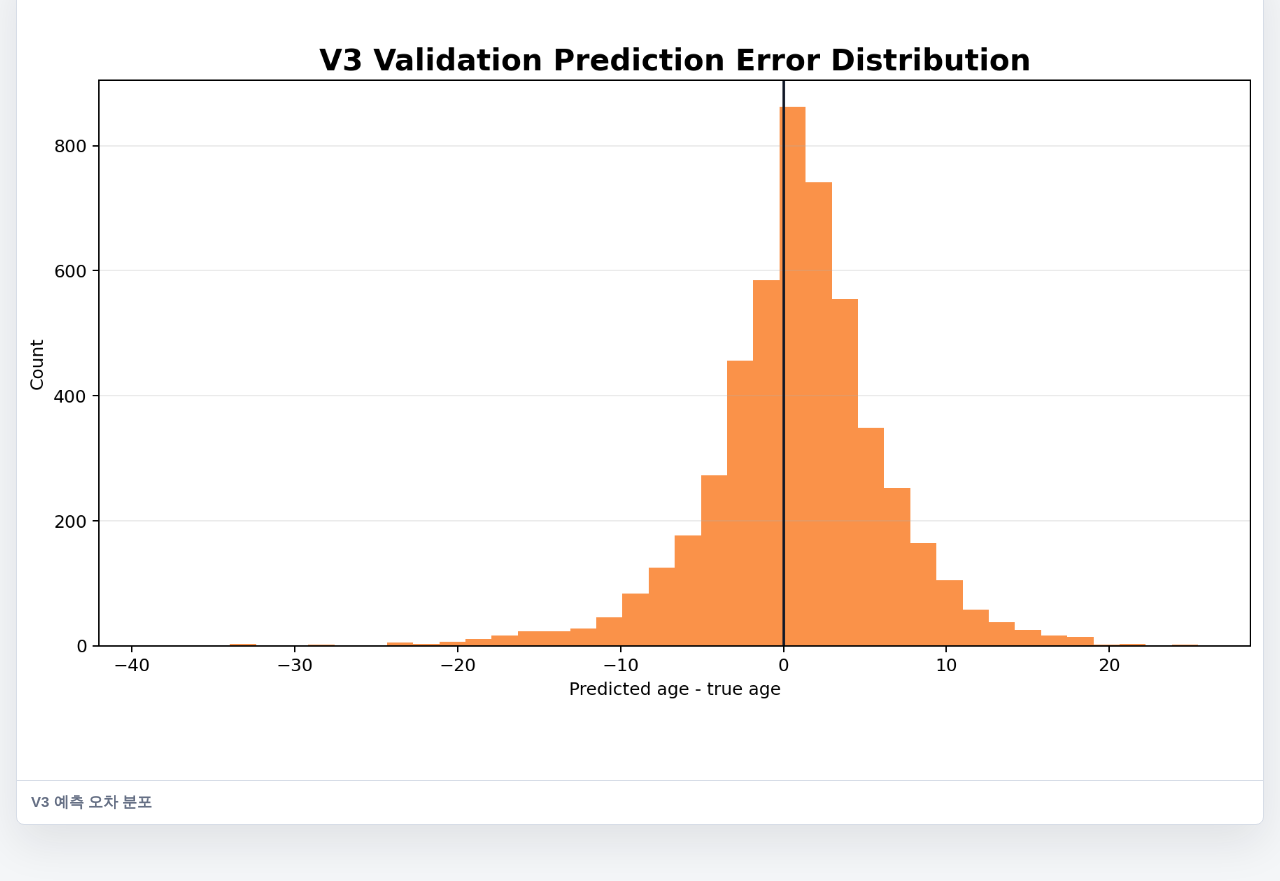
<file: visualizations.html>
<!doctype html>
<html lang="ko">
  <head>
    <meta charset="UTF-8" />
    <meta name="viewport" content="width=device-width, initial-scale=1.0" />
    <title>&#49884;&#44033;&#54868; | AgeLens KR</title>
    <link rel="stylesheet" href="style.css" />
  </head>
  <body>
    <header class="topbar">
      <a class="brand" href="/">AgeLens KR</a>
      <nav>
        <a href="/">&#50696;&#52769;</a>
        <a href="/visualizations.html" aria-current="page">&#49884;&#44033;&#54868;</a>
        <a href="/terms.html">&#50857;&#50612; &#49444;&#47749;</a>
        <a href="/files.html">&#51088;&#47308; &#44288;&#47532;</a>
      </nav>
    </header>

    <main class="page">
      <section class="hero compact">
        <div>
          <p class="eyebrow">Dataset & Training</p>
          <h1>&#54532;&#47196;&#51229;&#53944; &#49884;&#44033;&#54868;</h1>
          <p class="lead">&#45936;&#51060;&#53552; &#48516;&#54252;&#50752; &#54617;&#49845; &#44284;&#51221;&#51012; &#48156;&#54364;&#50857;&#51004;&#47196; &#51221;&#47532;&#54620; &#54168;&#51060;&#51648;&#51077;&#45768;&#45796;.</p>
        </div>
      </section>

      <section class="viz-toolbar">
        <div>
          <p class="eyebrow">View Controls</p>
          <strong>&#49884;&#44033;&#54868; &#44544;&#51088; / &#44536;&#47000;&#54532; &#53356;&#44592;</strong>
        </div>
        <label>
          <span>&#53356;&#44592;</span>
          <input id="vizSize" type="range" min="100" max="150" value="115" />
        </label>
      </section>

      <section class="viz-page-grid">
        <figure class="viz-card"><img src="assets/visualizations/01_age_group_distribution.png" alt="Age group distribution" /><figcaption>&#45208;&#51060;&#45824; &#48516;&#54252;</figcaption></figure>
        <figure class="viz-card"><img src="assets/visualizations/02_gender_distribution_donut.png" alt="Gender distribution" /><figcaption>&#49457;&#48324; &#48516;&#54252;</figcaption></figure>
        <figure class="viz-card"><img src="assets/visualizations/03_split_distribution_donut.png" alt="Split distribution" /><figcaption>Train / Validation &#48516;&#54252;</figcaption></figure>
        <figure class="viz-card"><img src="assets/visualizations/04_age_past_histogram.png" alt="Age histogram" /><figcaption>age_past &#55176;&#49828;&#53664;&#44536;&#47016;</figcaption></figure>
        <figure class="viz-card"><img src="assets/visualizations/05_age_by_gender_boxplot.png" alt="Age by gender" /><figcaption>&#49457;&#48324; &#45208;&#51060; &#48516;&#54252;</figcaption></figure>
        <figure class="viz-card"><img src="assets/visualizations/06_gender_age_heatmap.png" alt="Gender age heatmap" /><figcaption>&#49457;&#48324; x &#45208;&#51060;&#45824; &#55176;&#53944;&#47605;</figcaption></figure>
        <figure class="viz-card wide"><img src="assets/visualizations/07_training_mae_curve.png" alt="Training MAE" /><figcaption>&#54617;&#49845; MAE &#48320;&#54868;</figcaption></figure>
        <figure class="viz-card wide"><img src="assets/visualizations/08_training_loss_curve.png" alt="Training loss" /><figcaption>&#54617;&#49845; Loss &#48320;&#54868;</figcaption></figure>
        <figure class="viz-card wide"><img src="assets/visualizations/09_learning_rate_curve.png" alt="Learning rate" /><figcaption>Learning Rate &#48320;&#54868;</figcaption></figure>
      </section>

      <section class="viz-section-title">
        <p class="eyebrow">V3 EfficientNet</p>
        <h2>V3 &#54617;&#49845; &#44208;&#44284; / &#50724;&#52264; &#48516;&#49437;</h2>
      </section>

      <section class="viz-page-grid">
        <figure class="viz-card wide"><img src="assets/visualizations/10_v3_mae_curve.png" alt="V3 MAE curve" /><figcaption>V3 Train / Validation / Adult MAE &#48320;&#54868;</figcaption></figure>
        <figure class="viz-card wide"><img src="assets/visualizations/11_v3_score_group_acc.png" alt="V3 score and group accuracy" /><figcaption>V3 Score / &#45208;&#51060;&#45824; &#48516;&#47448; &#51221;&#54869;&#46020;</figcaption></figure>
        <figure class="viz-card"><img src="assets/visualizations/12_v3_group_mae.png" alt="V3 group MAE" /><figcaption>V3 &#45208;&#51060;&#45824;&#48324; MAE</figcaption></figure>
        <figure class="viz-card"><img src="assets/visualizations/13_v3_group_bias.png" alt="V3 group bias" /><figcaption>V3 &#45208;&#51060;&#45824;&#48324; Bias</figcaption></figure>
        <figure class="viz-card wide"><img src="assets/visualizations/14_v3_true_vs_pred.png" alt="V3 true versus predicted age" /><figcaption>V3 &#49892;&#51228; &#45208;&#51060; vs &#50696;&#52769; &#45208;&#51060;</figcaption></figure>
        <figure class="viz-card wide"><img src="assets/visualizations/15_v3_error_hist.png" alt="V3 prediction error histogram" /><figcaption>V3 &#50696;&#52769; &#50724;&#52264; &#48516;&#54252;</figcaption></figure>
      </section>
    </main>
    <script src="visualizations.js"></script>
  </body>
</html>
</file>
<file: style.css>
:root {
  --bg: #f4f6f8;
  --panel: #ffffff;
  --ink: #141820;
  --muted: #667085;
  --line: #d7dde7;
  --blue: #2357d9;
  --blue-dark: #183ea6;
  --green: #067a6f;
  --red: #d92d20;
  --shadow: 0 18px 45px rgba(20, 24, 32, 0.09);
}

* {
  box-sizing: border-box;
}

body {
  margin: 0;
  min-height: 100vh;
  color: var(--ink);
  background: var(--bg);
  font-family: "Segoe UI", "Malgun Gothic", Arial, sans-serif;
}

a {
  color: inherit;
  text-decoration: none;
}

.topbar {
  position: sticky;
  top: 0;
  z-index: 10;
  display: flex;
  align-items: center;
  justify-content: space-between;
  gap: 18px;
  min-height: 64px;
  padding: 0 28px;
  border-bottom: 1px solid var(--line);
  background: rgba(255, 255, 255, 0.92);
  backdrop-filter: blur(12px);
}

.brand {
  font-size: 18px;
  font-weight: 900;
}

nav {
  display: flex;
  gap: 6px;
}

nav a {
  padding: 9px 12px;
  border-radius: 8px;
  color: var(--muted);
  font-weight: 750;
}

nav a[aria-current="page"],
nav a:hover {
  color: var(--blue);
  background: #eef3ff;
}

.page {
  width: min(1320px, calc(100% - 32px));
  margin: 0 auto;
  padding: 28px 0 56px;
}

.hero {
  display: flex;
  align-items: flex-end;
  justify-content: space-between;
  gap: 24px;
  margin-bottom: 22px;
  padding: 24px;
  border: 1px solid var(--line);
  border-radius: 8px;
  background: var(--panel);
  box-shadow: var(--shadow);
}

.hero.compact {
  align-items: flex-start;
}

.eyebrow {
  margin: 0 0 7px;
  color: var(--green);
  font-size: 12px;
  font-weight: 900;
  letter-spacing: 0;
  text-transform: uppercase;
}

h1,
h2,
h3,
p {
  margin-top: 0;
}

h1 {
  max-width: 780px;
  margin-bottom: 10px;
  font-size: 34px;
  line-height: 1.15;
}

h2 {
  margin-bottom: 0;
  font-size: 24px;
}

h3 {
  margin: 22px 0 10px;
  font-size: 16px;
}

.lead {
  max-width: 760px;
  margin-bottom: 0;
  color: var(--muted);
  line-height: 1.55;
}

.hero-stats {
  display: grid;
  grid-template-columns: repeat(3, minmax(96px, 1fr));
  gap: 10px;
}

.hero-stats div,
.metrics div {
  padding: 12px;
  border: 1px solid var(--line);
  border-radius: 8px;
  background: #fbfcfe;
}

.hero-stats span,
.metrics span {
  display: block;
  margin-bottom: 6px;
  color: var(--muted);
  font-size: 12px;
  font-weight: 700;
}

.hero-stats strong,
.metrics strong {
  font-size: 20px;
}

.workspace {
  display: grid;
  grid-template-columns: minmax(0, 1fr) 360px;
  gap: 18px;
  align-items: start;
}

.camera-card,
.result-card,
.upload-card,
.viz-card,
.file-card {
  border: 1px solid var(--line);
  border-radius: 8px;
  background: var(--panel);
  box-shadow: var(--shadow);
}

.camera-card,
.result-card,
.upload-card,
.file-card {
  padding: 20px;
}

.card-head {
  display: flex;
  align-items: flex-start;
  justify-content: space-between;
  gap: 12px;
  margin-bottom: 16px;
}

.status {
  display: inline-flex;
  align-items: center;
  min-height: 30px;
  padding: 0 10px;
  border-radius: 999px;
  color: #3730a3;
  background: #eef2ff;
  font-size: 13px;
  font-weight: 800;
}

.status.ready {
  color: #067647;
  background: #ecfdf3;
}

.status.busy {
  color: #2357d9;
  background: #eef3ff;
}

.status.error {
  color: var(--red);
  background: #fff1f3;
}

.camera-layout {
  display: grid;
  grid-template-columns: 1fr 1fr;
  gap: 14px;
}

.video-box,
.shot-box {
  position: relative;
  overflow: hidden;
  min-height: 390px;
  border-radius: 8px;
  background: #111827;
}

video,
canvas {
  display: block;
  width: 100%;
  height: 100%;
  min-height: 390px;
  object-fit: cover;
}

.face-guide {
  position: absolute;
  top: 20%;
  left: 56%;
  width: min(49%, 274px);
  aspect-ratio: 1;
  transform: translateX(-50%);
  border: 2px solid rgba(255, 255, 255, 0.9);
  border-radius: 50%;
  box-shadow: 0 0 0 999px rgba(0, 0, 0, 0.18);
  pointer-events: none;
}

.placeholder {
  position: absolute;
  inset: 0;
  display: grid;
  place-items: center;
  color: rgba(255, 255, 255, 0.76);
  font-weight: 850;
}

.button-row {
  display: flex;
  gap: 10px;
  margin-top: 16px;
}

.capture-controls {
  margin-top: 14px;
  padding: 14px;
  border: 1px solid var(--line);
  border-radius: 8px;
  background: #fbfcfe;
}

.range-control {
  display: grid;
  gap: 10px;
  margin: 0;
}

.range-control span {
  display: flex;
  justify-content: space-between;
  gap: 12px;
  color: #333a46;
  font-weight: 850;
}

.range-control input {
  padding: 0;
}

.control-note {
  margin: 8px 0 0;
  color: var(--muted);
  font-size: 13px;
  line-height: 1.5;
}

.inline-check {
  display: inline-flex;
  grid-template-columns: none;
  align-items: center;
  gap: 9px;
  margin: 14px 0 0;
  color: var(--muted);
  font-size: 14px;
}

.inline-check input {
  width: 18px;
  height: 18px;
  margin: 0;
}

button {
  min-height: 44px;
  border: 0;
  border-radius: 8px;
  padding: 0 16px;
  font: inherit;
  font-weight: 850;
  cursor: pointer;
}

button:disabled {
  cursor: wait;
  opacity: 0.65;
}

.primary-btn {
  color: white;
  background: var(--blue);
}

.primary-btn:hover {
  background: var(--blue-dark);
}

.secondary-btn {
  color: var(--ink);
  background: #e9edf4;
}

.age-value {
  margin: 12px 0 8px;
  color: var(--blue);
  font-size: 66px;
  line-height: 1;
  font-weight: 950;
}

.muted {
  color: var(--muted);
  line-height: 1.55;
}

.metrics {
  display: grid;
  grid-template-columns: 1fr 1fr;
  gap: 10px;
  margin: 18px 0 4px;
}

.analysis-list {
  display: grid;
  gap: 8px;
  margin: 0;
  padding-left: 20px;
  color: #303744;
  line-height: 1.5;
}

.viz-toolbar {
  display: flex;
  align-items: center;
  justify-content: space-between;
  gap: 16px;
  margin-bottom: 16px;
  padding: 14px 16px;
  border: 1px solid var(--line);
  border-radius: 8px;
  background: var(--panel);
  box-shadow: var(--shadow);
}

.viz-toolbar label {
  display: flex;
  align-items: center;
  gap: 10px;
  margin: 0;
  white-space: nowrap;
}

.viz-toolbar input {
  width: 220px;
}

.viz-page-grid {
  display: grid;
  grid-template-columns: repeat(2, minmax(0, 1fr));
  gap: 16px;
  --viz-zoom: 1;
  --caption-size: 15px;
}

.viz-section-title {
  margin-top: 8px;
}

.viz-section-title h2 {
  margin: 0;
  font-size: 24px;
}

.viz-card {
  overflow: hidden;
  margin: 0;
}

.viz-card.wide {
  grid-column: span 2;
}

.viz-card img {
  display: block;
  width: 100%;
  aspect-ratio: calc(16 / 10 / var(--viz-zoom));
  object-fit: contain;
  background: white;
}

.viz-card figcaption {
  padding: 12px 14px;
  border-top: 1px solid var(--line);
  color: var(--muted);
  font-size: var(--caption-size);
  font-weight: 850;
}

.terms-grid {
  display: grid;
  grid-template-columns: repeat(2, minmax(0, 1fr));
  gap: 14px;
}

.term-card {
  border: 1px solid var(--line);
  border-radius: 8px;
  padding: 20px;
  background: var(--panel);
  box-shadow: var(--shadow);
}

.term-card h2 {
  margin: 0 0 8px;
  font-size: 19px;
}

.term-card p {
  margin: 0;
  color: var(--muted);
  line-height: 1.65;
}

.terms-panel {
  border: 1px solid var(--line);
  border-radius: 8px;
  padding: 22px;
  background: var(--panel);
  box-shadow: var(--shadow);
}

.term-table-wrap {
  overflow-x: auto;
}

.term-table {
  width: 100%;
  border-collapse: collapse;
  min-width: 760px;
}

.term-table th,
.term-table td {
  border-bottom: 1px solid var(--line);
  padding: 15px 14px;
  text-align: left;
  vertical-align: top;
}

.term-table th {
  color: #111827;
  background: #f3f6fb;
  font-size: 15px;
}

.term-table td:first-child {
  width: 220px;
  color: #111827;
  font-weight: 850;
}

.term-table td:last-child {
  color: #3d4654;
  line-height: 1.65;
}

.file-workspace {
  display: grid;
  grid-template-columns: 360px minmax(0, 1fr);
  gap: 18px;
  align-items: start;
}

label {
  display: grid;
  gap: 7px;
  margin-bottom: 14px;
  color: #333a46;
  font-weight: 850;
}

input,
textarea {
  width: 100%;
  border: 1px solid var(--line);
  border-radius: 8px;
  padding: 11px 12px;
  color: var(--ink);
  background: #fbfcfe;
  font: inherit;
}

textarea {
  resize: vertical;
}

.file-list {
  display: grid;
  gap: 12px;
}

.file-card {
  display: grid;
  grid-template-columns: minmax(0, 1fr) auto;
  gap: 14px;
  align-items: start;
}

.file-card h3 {
  margin: 0 0 6px;
}

.file-card p {
  margin-bottom: 8px;
}

.file-meta {
  color: var(--muted);
  font-size: 13px;
}

.preview {
  margin-top: 10px;
  padding: 12px;
  border: 1px solid var(--line);
  border-radius: 8px;
  background: #fbfcfe;
  color: #303744;
  white-space: pre-wrap;
  overflow: auto;
  max-height: 240px;
}

.preview img {
  max-width: 100%;
  border-radius: 8px;
}

.file-preview-note {
  color: var(--muted);
  font-size: 14px;
  line-height: 1.55;
}

@media (max-width: 1040px) {
  .hero,
  .workspace,
  .camera-layout,
  .file-workspace,
  .viz-page-grid,
  .terms-grid {
    grid-template-columns: 1fr;
  }

  .viz-card.wide {
    grid-column: span 1;
  }

  .hero-stats {
    width: 100%;
  }
}

@media (max-width: 680px) {
  .topbar {
    align-items: flex-start;
    flex-direction: column;
    padding: 14px 16px;
  }

  nav {
    flex-wrap: wrap;
  }

  h1 {
    font-size: 28px;
  }

  .age-value {
    font-size: 54px;
  }
}

/* 시각화 설명 박스 */
.viz-description {
  padding: 16px 18px 20px;
  border-top: 1px solid #e5e7eb;
  background: #ffffff;
}

.viz-description h3 {
  margin: 0 0 8px;
  font-size: 17px;
  font-weight: 700;
  color: #111827;
}

.viz-description p {
  margin: 0;
  font-size: 15px;
  line-height: 1.65;
  color: #374151;
}

/* 시각화 그래프 크기 조절 + 저시력 사용자용 큰 보기 */
:root {
  --viz-scale: 1;
}

.viz-page-grid.large-view {
  grid-template-columns: 1fr;
}

.viz-page-grid.large-view .viz-card,
.viz-page-grid.large-view .viz-card.wide {
  grid-column: span 1;
}

.viz-card {
  overflow: hidden;
}

.viz-card img,
img[src*="assets/visualizations"] {
  width: min(calc(88% * var(--viz-scale)), 100%);
  max-width: 100%;
  height: auto;
  display: block;
  margin: 18px auto;
  object-fit: contain;
  background: #ffffff;
  transition: width 0.2s ease;
}

.viz-page-grid.large-view .viz-card img,
.viz-page-grid.large-view img[src*="assets/visualizations"] {
  width: 100%;
  max-width: 100%;
  margin: 22px auto;
}

.viz-page-grid.large-view .viz-card figcaption {
  font-size: 18px;
  line-height: 1.6;
}

.viz-page-grid.large-view .viz-description h3 {
  font-size: 21px;
}

.viz-page-grid.large-view .viz-description p {
  font-size: 18px;
  line-height: 1.8;
}
</file>
